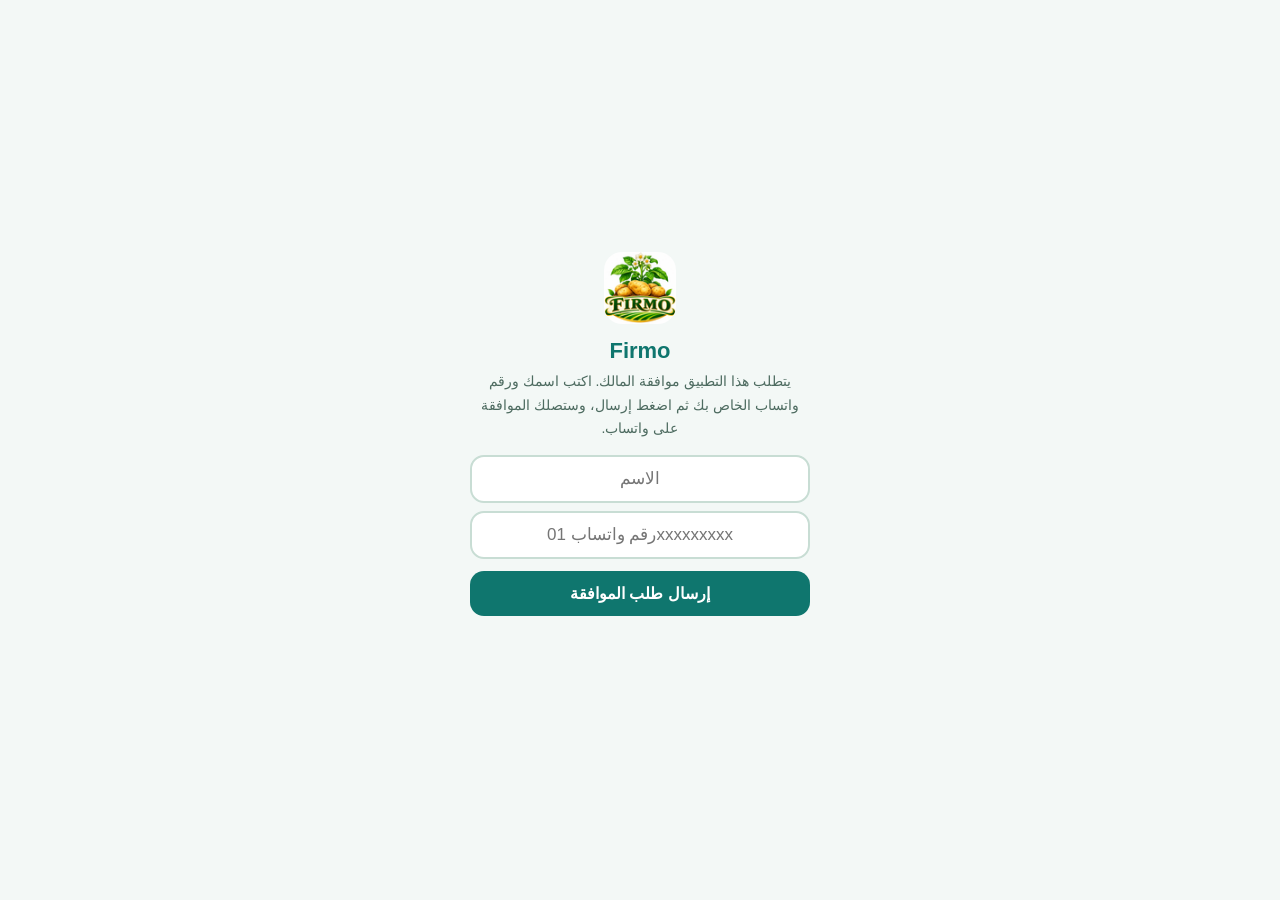
<file: index.html>
<!DOCTYPE html>
<html lang="ar" dir="rtl" data-theme="light">
<head>
<meta charset="utf-8">
<meta name="application-name" content="Firmo">
<meta name="viewport" content="width=device-width, initial-scale=1, viewport-fit=cover">
<title>Firmo</title>
<meta name="description" content="Firmo – أدوات زراعية: مساحة البيفوت، تجربة الري، فحص التقاوي، متابعة الإنبات، تجربة الحصاد، فحص البيفوت">
<link rel="manifest" href="manifest.webmanifest">
<meta name="theme-color" content="#0f766e">
<meta name="msapplication-TileColor" content="#0f766e">
<meta name="mobile-web-app-capable" content="yes">
<meta name="apple-mobile-web-app-capable" content="yes">
<meta name="apple-mobile-web-app-title" content="Firmo">
<meta name="apple-mobile-web-app-status-bar-style" content="default">
<link rel="icon" type="image/png" sizes="32x32" href="favicon-32.png">
<link rel="icon" type="image/png" sizes="64x64" href="favicon-64.png">
<link rel="apple-touch-icon" href="apple-touch-icon.png">
<link rel="stylesheet" href="app.css">
<link rel="stylesheet" href="polish.css">
</head>
<body>
<script src="gate.js"></script>
<header>
<b id="brand" style="cursor:pointer;display:flex;align-items:center;gap:6px" title="About Firmo">
<img src="img1.png" alt="Firmo" style="width:28px;height:28px;border-radius:6px;vertical-align:middle">
<span>Firmo</span>
</b><span id="tool"></span>
<button class="ib" id="ibtn" hidden aria-label="Install" title="Install">📲</button>
<button class="ib" id="cbtn" aria-label="Cloud" title="☁️">☁️<i class="dot"></i></button>
<button class="ib" id="tbtn" aria-label="Theme">🌙</button>
<button class="ib" id="mbtn" aria-label="Menu" title="Menu">⋯</button>
<span hidden><button id="bbtn" aria-label="Backup">💾</button><button id="lbtn" aria-label="Language">EN</button></span>
</header>
<div id="bstrow"></div>
<div id="views"></div>
<div id="menu"><div class="sh"><div class="grab"></div><div class="mt" data-fx="m_title"></div>
<button class="mi d1" id="mi-exp"><span class="ic">📤</span><span><span data-fx="m_exp"></span><small data-fx="m_exp2"></small></span></button>
<button class="mi d2" id="mi-imp"><span class="ic">📥</span><span><span data-fx="m_imp"></span><small data-fx="m_imp2"></small></span></button>
<button class="mi d3" id="mi-all"><span class="ic">💾</span><span><span data-fx="m_all"></span><small data-fx="m_all2"></small></span></button>
<button class="mi d4" id="mi-cloud"><span class="ic">☁️</span><span><span data-fx="m_cloud"></span><small data-fx="m_cloud2"></small></span></button>
<button class="mi d5" id="mi-order"><span class="ic">⇅</span><span><span data-fx="m_order"></span><small data-fx="m_order2"></small></span></button>
<button class="mi d1" id="mi-mapshare"><span class="ic">🗺️</span><span><span data-fx="m_mapshare"></span><small data-fx="m_mapshare2"></small></span></button>
<button class="mi d3" id="mi-lang"><span class="ic">🌐</span><span><b></b><small data-fx="m_lang2"></small></span></button>
<button class="mi d4" id="mi-inst"><span class="ic">📲</span><span><span data-fx="m_inst"></span><small data-fx="m_inst2"></small></span></button>
<button class="mi d5" id="mi-about"><span class="ic">ℹ️</span><span><span data-fx="m_about"></span><small data-fx="m_about2"></small></span></button>
<button class="hb" id="mi-close" style="width:100%;margin-top:6px" data-fx="m_close"></button>
</div></div>
<div id="cloud" class="ov"><div class="bx2">
<h2 data-fx="c_title"></h2><p data-fx="c_intro"></p>
<div class="st" id="c-status"></div>
<label data-fx="c_url"></label><input type="url" id="c-url" dir="ltr" placeholder="https://script.google.com/macros/s/.../exec" autocomplete="off">
<label data-fx="c_key"></label><input type="password" id="c-key" autocomplete="off">
<label class="chk"><input type="checkbox" id="c-auto"><span data-fx="c_auto"></span></label>
<div class="rw"><button class="hb pr" id="c-push" data-fx="c_push"></button><button class="hb" id="c-pull" data-fx="c_pull"></button></div>
<div class="rw"><button class="hb" id="c-save" data-fx="c_save"></button><button class="hb" id="c-close" data-fx="c_close"></button></div>
<div class="st" id="c-msg"></div>
<details><summary data-fx="c_how"></summary><ol data-fx="c_steps"></ol><pre id="c-gs"></pre><button class="hb" id="c-copy" style="width:100%;margin-top:8px" data-fx="c_copy"></button></details>
<details style="margin-top:10px"><summary data-fx="c_onedrive"></summary>
<p data-fx="c_onedrive_help" style="font-size:13px;line-height:1.7;margin:8px 0"></p>
<button class="hb pr" id="c-onedrive" style="width:100%;margin-top:6px" data-fx="c_onedrive_btn"></button>
</details>
</div></div>
<div id="mapshare" class="ov"><div class="bx2">
<h2 data-fx="ms_title"></h2>
<p data-fx="ms_intro" style="margin-bottom:8px"></p>
<div class="st" id="ms-status"></div>

<div style="margin-top:12px">
<div style="display:flex;align-items:center;gap:8px;margin-bottom:8px;font-weight:700;color:var(--g);font-size:14px">
<span data-fx="ms_copy_label"></span>
</div>
<pre id="ms-preview" style="background:var(--bg);border:1.5px solid var(--line);border-radius:14px;padding:12px;font-size:11.5px;direction:ltr;text-align:left;max-height:140px;overflow:auto;white-space:pre-wrap;color:var(--ink);margin:0"></pre>
<div class="rw" style="margin-top:10px;gap:8px">
<button class="hb pr" id="ms-copy" style="flex:1" data-fx="ms_copy"></button>
<button class="hb" id="ms-refresh" style="flex:1" data-fx="ms_refresh"></button>
</div>
</div>

<div style="margin-top:16px">
<div style="display:flex;align-items:center;gap:8px;margin-bottom:8px;font-weight:700;color:var(--g);font-size:14px">
<span data-fx="ms_paste_label"></span>
</div>
<textarea id="ms-ta" rows="5" dir="ltr" placeholder='{"app":"firmo"...}' style="width:100%;font:inherit;font-size:12.5px;padding:12px;border-radius:14px;border:1.5px solid var(--line);background:var(--bg);color:var(--ink);resize:vertical"></textarea>
<button class="hb pr" id="ms-paste" style="width:100%;margin-top:10px;padding:12px" data-fx="ms_restore_text"></button>
</div>

<div style="margin-top:14px;display:flex;flex-direction:column;gap:8px">
<button class="hb" id="ms-sharefile" style="width:100%;padding:12px" data-fx="ms_sharefile"></button>
<button class="hb" id="ms-importfile" style="width:100%;padding:12px" data-fx="ms_importfile"></button>
<button class="hb" id="ms-wa" style="width:100%;padding:12px;background:#25D366;color:#fff;border:0" data-fx="ms_wa"></button>
</div>

<input type="file" id="ms-file" accept=".json,application/json,text/plain,.txt" hidden>
<p data-fx="ms_hint" style="font-size:12.5px;color:var(--mut);margin-top:12px;line-height:1.6"></p>
<button class="hb" id="ms-close" style="width:100%;margin-top:12px" data-fx="m_close"></button>
</div></div>
<div id="toast" role="status"></div>
<input type="file" id="tf" accept=".json,application/json" hidden>
<div id="dlg"><div class="bx">
<h2 data-t="d_title"></h2>
<p id="info"></p>
<p id="inst" data-t="d_ios" hidden></p>
<div class="row">
<button class="hb" id="bx" data-t="d_save"></button>
<button class="hb" id="br" data-t="d_restore"></button>
<button class="hb" id="obtn" data-t="d_order"></button>
<input type="file" id="bf" accept=".json,application/json" hidden>
<button class="hb cl" id="bc" data-t="d_close"></button>
</div>
<div id="msg"></div>
</div></div>
<div id="ord"><div class="bx">
<h2 data-t="o_title"></h2><p data-t="o_hint"></p>
<div id="olist"></div>
<div style="display:flex;gap:8px;margin-top:12px"><button class="hb" id="oreset" data-t="o_reset" style="flex:1"></button><button class="hb" id="odone" data-t="o_done" style="flex:1"></button></div>
</div></div>
<div id="about" class="ov" style="z-index:14">
<div class="bx2" style="max-width:480px">
<div style="text-align:center;margin-bottom:14px">
<img id="about-logo" src="img2.webp" alt="Firmo" style="width:140px;height:auto;border-radius:16px;box-shadow:0 3px 12px rgba(0,0,0,.18)">
</div>
<h2 id="about-title" style="text-align:center;color:var(--g);margin:0 0 12px;font-size:18px;font-weight:800"></h2>
<div id="about-body" style="font-size:13.5px;line-height:1.8;color:var(--ink)"></div>
<button class="hb pr" id="about-close" style="margin-top:16px;width:100%" data-t="d_close"></button>
</div></div>
<nav id="tabs" role="tablist">
<button data-k="pivot" role="tab"><span class="i">📐</span><span class="nl" data-t="t_pivot"></span></button>
<button data-k="irrig" role="tab"><span class="i">💧</span><span class="nl" data-t="t_irrig"></span></button>
<button data-k="seed" role="tab"><span class="i">🥔</span><span class="nl" data-t="t_seed"></span></button>
<button data-k="sprout" role="tab"><span class="i">🌱</span><span class="nl" data-t="t_sprout"></span></button>
<button data-k="density" role="tab"><span class="i">📏</span><span class="nl" data-t="t_density"></span></button>
<button data-k="harvest" role="tab"><span class="i">🚜</span><span class="nl" data-t="t_harvest"></span></button>
<button data-k="inspect" role="tab"><span class="i">🔍</span><span class="nl" data-t="t_inspect"></span></button>
<button data-k="map" role="tab"><span class="i">🗺️</span><span class="nl" data-t="t_map"></span></button>
<button data-k="fert" role="tab"><span class="i">🧪</span><span class="nl" data-t="t_fert"></span></button>
</nav>
<footer id="cr"><a href="https://wa.me/qr/QIZ446FGUAGGD1?s=v" target="_blank" rel="noopener noreferrer">Designed by Mohamed Ibrahim (Firmino)</a></footer>
<script src="apps-init.js"></script>
<script src="tool-pivot.js"></script>
<script src="tool-irrig.js"></script>
<script src="tool-seed.js"></script>
<script src="tool-sprout.js"></script>
<script src="tool-harvest.js"></script>
<script src="tool-inspect.js"></script>
<script src="tool-map.js"></script>
<script src="tool-fert.js"></script>
<script src="tool-density.js"></script>
<script src="i18n.js"></script>
<script src="app.js"></script>
</body>
</html>
</file>
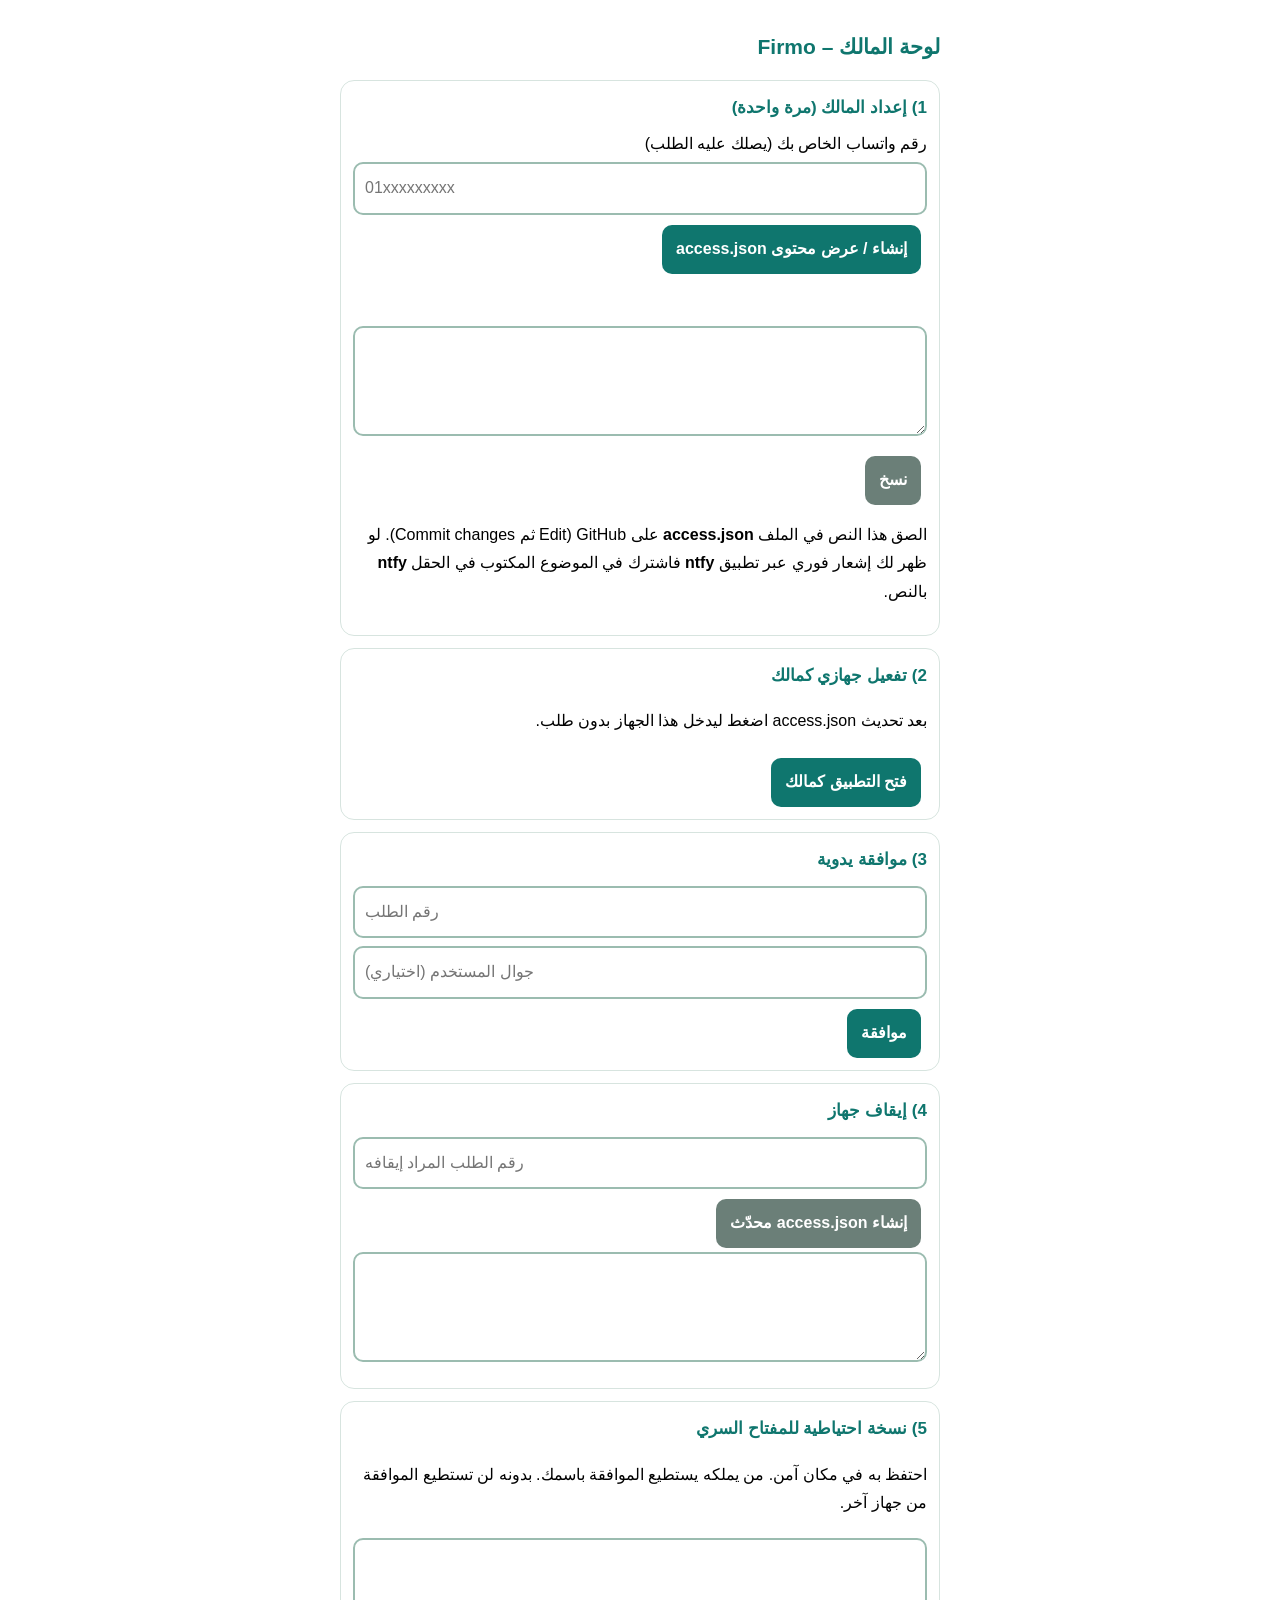
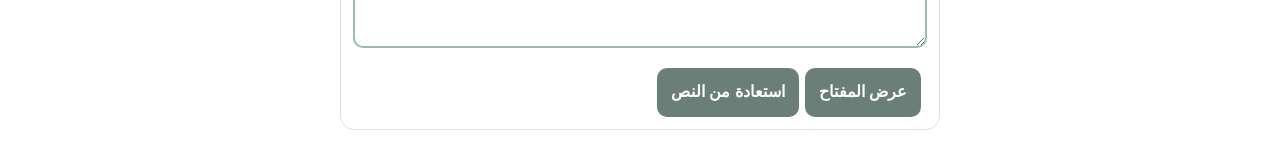
<file: owner.html>
<!DOCTYPE html>
<html lang="ar" dir="rtl"><head><meta charset="utf-8"><meta name="viewport" content="width=device-width,initial-scale=1">
<title>Firmo – لوحة المالك</title>
<style>:root{color-scheme:light dark}body{font-family:Tahoma,Arial,sans-serif;max-width:600px;margin:0 auto;padding:14px;line-height:1.8}h1{color:#0f766e;font-size:21px}h2{font-size:17px;margin:0 0 6px;color:#0f766e}
.c{border:1px solid #9bbcb066;border-radius:14px;padding:12px;margin:12px 0}input,textarea{width:100%;font:inherit;padding:10px;border:2px solid #9bbcb0;border-radius:10px;box-sizing:border-box;margin:4px 0}textarea{height:110px;font-size:12px;direction:ltr}
button{font:inherit;font-weight:700;padding:10px 14px;border:0;border-radius:10px;background:#0f766e;color:#fff;margin:6px 6px 0 0;cursor:pointer}button.s{background:#6b7f78}button.w{background:#16a34a}
.m{font-size:14px;color:#0f766e;font-weight:700;min-height:20px}:focus-visible{outline:3px solid #0f766e;outline-offset:2px}</style></head><body>
<script>window.FA_NOGATE=true</script><script src="gate.js"></script>
<h1>لوحة المالك – Firmo</h1>

<div class="c" id="ap" style="display:none"><h2>طلب موافقة جديد</h2>
<div>الاسم: <b id="an"></b></div><div>الجوال: <b id="ap2" dir="ltr"></b></div><div>رقم الطلب: <b id="ai" dir="ltr"></b></div>
<button id="ok" type="button">✅ موافقة</button><div id="ar" style="display:none"><p class="m">تمت الموافقة. أرسل الرابط للمستخدم:</p><textarea id="al" readonly></textarea>
<button class="w" id="aw" type="button">إرسال عبر واتساب</button><button class="s" id="ac" type="button">نسخ الرابط</button></div></div>

<div class="c"><h2>1) إعداد المالك (مرة واحدة)</h2>
<label>رقم واتساب الخاص بك (يصلك عليه الطلب)</label><input id="wa" type="tel" placeholder="01xxxxxxxxx">
<button id="kg" type="button">إنشاء / عرض محتوى access.json</button>
<p class="m" id="km"></p><textarea id="kt" readonly></textarea><button class="s" id="kc" type="button">نسخ</button>
<p>الصق هذا النص في الملف <b>access.json</b> على GitHub (Edit ثم Commit changes). لو ظهر لك إشعار فوري عبر تطبيق <b>ntfy</b> فاشترك في الموضوع المكتوب في الحقل <b>ntfy</b> بالنص.</p></div>

<div class="c"><h2>2) تفعيل جهازي كمالك</h2><p>بعد تحديث access.json اضغط ليدخل هذا الجهاز بدون طلب.</p><button id="me" type="button">فتح التطبيق كمالك</button></div>

<div class="c"><h2>3) موافقة يدوية</h2><input id="mi" placeholder="رقم الطلب" dir="ltr"><input id="mp" type="tel" placeholder="جوال المستخدم (اختياري)"><button id="mb" type="button">موافقة</button></div>

<div class="c"><h2>4) إيقاف جهاز</h2><input id="ri" placeholder="رقم الطلب المراد إيقافه" dir="ltr"><button class="s" id="rb" type="button">إنشاء access.json محدّث</button><textarea id="rt" readonly></textarea></div>

<div class="c"><h2>5) نسخة احتياطية للمفتاح السري</h2><p>احتفظ به في مكان آمن. من يملكه يستطيع الموافقة باسمك. بدونه لن تستطيع الموافقة من جهاز آخر.</p>
<textarea id="bk"></textarea><button class="s" id="bs" type="button">عرض المفتاح</button><button class="s" id="br" type="button">استعادة من النص</button></div>

<script>const $=id=>document.getElementById(id),PK='firmo_owner_priv',E={name:'ECDSA',namedCurve:'P-256'};
const priv=()=>{try{return JSON.parse(localStorage.getItem(PK)||'null')}catch(e){return null}};
const base=()=>location.href.split('#')[0].replace(/[^/]*$/,'');
async function ensureKey(){let k=priv();if(k)return k;const p=await crypto.subtle.generateKey(E,true,['sign','verify']);k=await crypto.subtle.exportKey('jwk',p.privateKey);localStorage.setItem(PK,JSON.stringify(k));return k}
async function sign(id){const k=await crypto.subtle.importKey('jwk',priv(),E,false,['sign']);return FA.b64(new Uint8Array(await crypto.subtle.sign({name:'ECDSA',hash:'SHA-256'},k,new TextEncoder().encode(id))))}
const copy=async t=>{try{await navigator.clipboard.writeText(t)}catch(e){}};
$('kg').onclick=async()=>{const w=FA.norm($('wa').value);if(w.length<9){$('km').textContent='اكتب رقم واتساب صحيحًا';return}
 const k=await ensureKey(),old=localStorage.getItem('firmo_topic')||'firmo-'+FA.rnd(8);localStorage.setItem('firmo_topic',old);
 $('kt').value=JSON.stringify({pub:{kty:'EC',crv:'P-256',x:k.x,y:k.y},wa:w,ntfy:old,revoked:[]},null,1);$('km').textContent='جاهز: الصقه في access.json'};
$('kc').onclick=()=>{$('kt').select();copy($('kt').value)};
$('me').onclick=async()=>{if(!priv()){alert('أنشئ المفاتيح أولًا (الخطوة 1)');return}const id=FA.devId();localStorage.setItem('firmo_access',JSON.stringify({id,token:await sign(id)}));location.href='index.html'};
let cur=null;
async function showApprove(id,n,p){if(!priv()){alert('أنشئ المفاتيح أولًا (الخطوة 1) على هذا الجهاز');return}cur={id,n,p};$('ap').style.display='';$('an').textContent=n||'—';$('ap2').textContent=p||'—';$('ai').textContent=id}
$('ok').onclick=async()=>{const t=await sign(cur.id),link=base()+'index.html#ok='+t+'&id='+cur.id;$('al').value=link;$('ar').style.display='';cur.link=link};
$('aw').onclick=()=>{const ph=FA.norm(cur.p||'');window.open('https://wa.me/'+ph+'?text='+encodeURIComponent('تمت الموافقة على استخدامك Firmo. افتح الرابط للدخول:\n'+cur.link),'_blank')};
$('ac').onclick=()=>{$('al').select();copy($('al').value)};
$('mb').onclick=()=>{const i=$('mi').value.trim();if(!/^\w{8,}$/.test(i)){alert('رقم الطلب غير صحيح');return}showApprove(i,'',$('mp').value)};
$('rb').onclick=async()=>{const i=$('ri').value.trim();if(!i)return;let c={};try{c=await (await fetch('access.json?t='+Date.now(),{cache:'no-store'})).json()}catch(e){alert('تعذر قراءة access.json');return}
 c.revoked=[...new Set([...(c.revoked||[]),i])];$('rt').value=JSON.stringify(c,null,1)};
$('bs').onclick=()=>{$('bk').value=localStorage.getItem(PK)||'لا يوجد مفتاح بعد'};
$('br').onclick=()=>{try{const k=JSON.parse($('bk').value);if(!k.d||!k.x)throw 0;localStorage.setItem(PK,JSON.stringify(k));alert('تمت الاستعادة')}catch(e){alert('النص غير صحيح')}};
(function(){const m=location.hash.match(/req=(\w+)/);if(m){const n=(location.hash.match(/[#&]n=([^&]*)/)||[])[1],p=(location.hash.match(/[#&]p=([^&]*)/)||[])[1];
 showApprove(m[1],n?decodeURIComponent(n):'',p?decodeURIComponent(p):'')}})();</script></body></html>
</file>
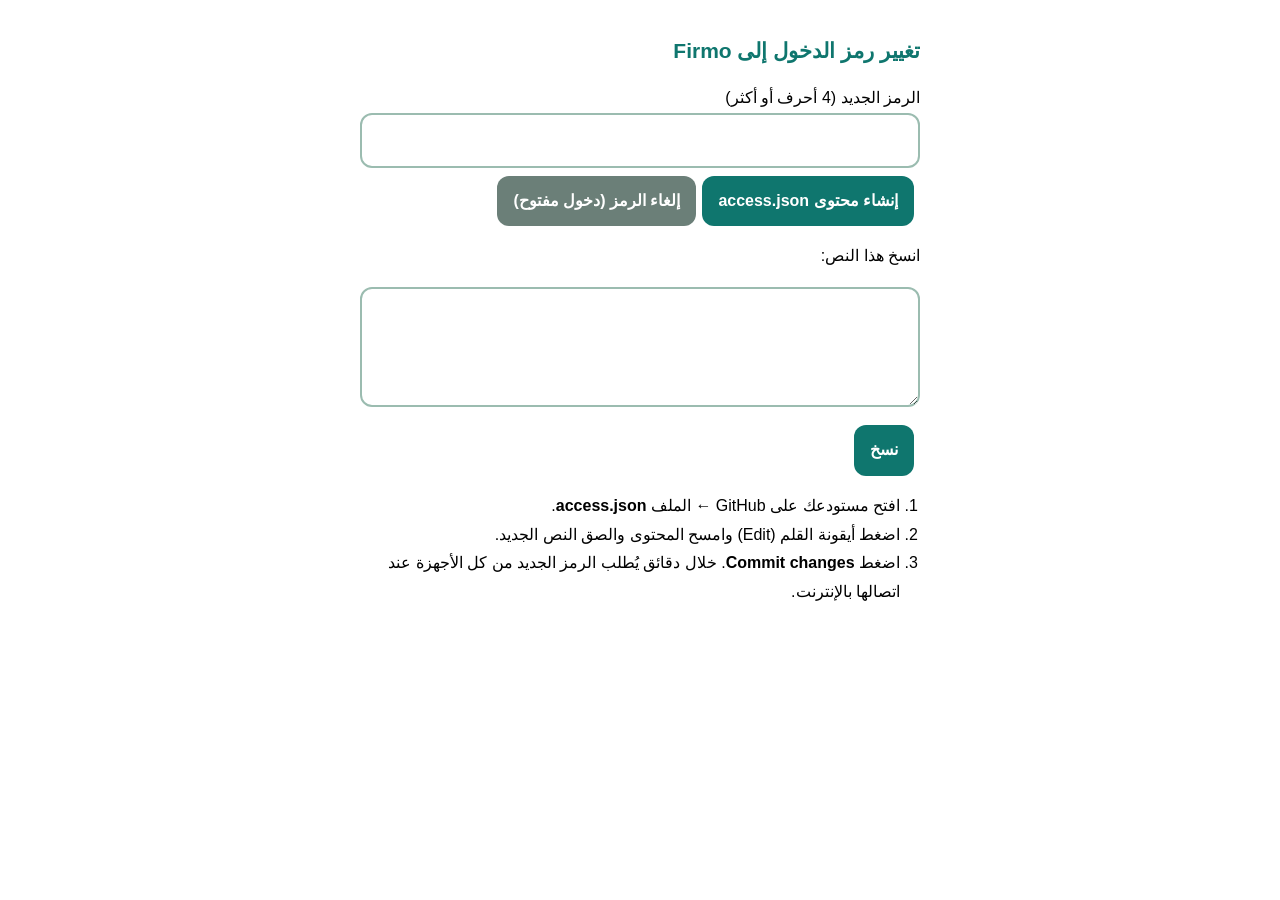
<file: set-code.html>
<!DOCTYPE html>
<html lang="ar" dir="rtl"><head><meta charset="utf-8"><meta name="viewport" content="width=device-width,initial-scale=1">
<title>Firmo – تغيير رمز الدخول</title>
<style>:root{color-scheme:light dark}body{font-family:Tahoma,Arial,sans-serif;max-width:560px;margin:0 auto;padding:18px;line-height:1.8}h1{color:#0f766e;font-size:21px}
input,textarea{width:100%;font:inherit;padding:11px;border:2px solid #9bbcb0;border-radius:12px;box-sizing:border-box;direction:ltr}textarea{height:120px;font-size:13px}
button{font:inherit;font-weight:700;padding:11px 16px;border:0;border-radius:12px;background:#0f766e;color:#fff;margin:8px 6px 0 0;cursor:pointer}button.s{background:#6b7f78}
ol{padding-inline-start:20px}:focus-visible{outline:3px solid #0f766e;outline-offset:2px}</style></head><body>
<script>window.FA_NOGATE=true</script><script src="gate.js"></script>
<h1>تغيير رمز الدخول إلى Firmo</h1>
<label for="c">الرمز الجديد (4 أحرف أو أكثر)</label><input id="c" autocomplete="off" spellcheck="false">
<button id="g" type="button">إنشاء محتوى access.json</button><button class="s" id="o" type="button">إلغاء الرمز (دخول مفتوح)</button>
<p>انسخ هذا النص:</p><textarea id="t" readonly></textarea><button id="cp" type="button">نسخ</button>
<ol><li>افتح مستودعك على GitHub ← الملف <b>access.json</b>.</li><li>اضغط أيقونة القلم (Edit) وامسح المحتوى والصق النص الجديد.</li><li>اضغط <b>Commit changes</b>. خلال دقائق يُطلب الرمز الجديد من كل الأجهزة عند اتصالها بالإنترنت.</li></ol>
<script>const $=id=>document.getElementById(id);
function out(h,s){$('t').value=JSON.stringify({salt:s,hash:h},null,1)}
$('g').onclick=()=>{const c=$('c').value.trim();if(c.length<4){alert('الرمز قصير: 4 أحرف على الأقل');return}
 const a=new Uint8Array(12);crypto.getRandomValues(a);const s=[...a].map(x=>x.toString(16).padStart(2,'0')).join('');out(FA.mk(c,s),s)};
$('o').onclick=()=>{$('t').value=JSON.stringify({salt:'',hash:''},null,1)};
$('cp').onclick=async()=>{try{await navigator.clipboard.writeText($('t').value)}catch(e){$('t').select();document.execCommand('copy')}};</script></body></html>
</file>
<file: app.css>
:root{--bg:#f3f5ee;--bar:#fff;--ink:#1d2a1a;--mut:#667262;--line:#d9dfd0;--g:#2f6b2f;--g2:#e4efd9;--dan:#b3402a;color-scheme:light}:root[data-theme="dark"]{--bg:#161b14;--bar:#202719;--ink:#eef2e8;--mut:#9aa693;--line:#35402e;--g:#6fbf62;--g2:#2a3622;--dan:#ff9a82;color-scheme:dark}*{box-sizing:border-box;-webkit-tap-highlight-color:transparent}html,body{height:100%;margin:0}body{display:flex;flex-direction:column;background:var(--bg);color:var(--ink);font-family:Tahoma,"Segoe UI",Arial,sans-serif}#views{flex:1;position:relative;min-height:0}iframe{position:absolute;inset:0;width:100%;height:100%;border:0;background:var(--bg);display:none;z-index:0}iframe.on{display:block;z-index:1}header{display:flex;align-items:center;gap:6px;background:var(--bar);border-bottom:1px solid var(--line);padding:calc(6px + env(safe-area-inset-top,0px)) 10px 6px;min-height:46px}header b{color:var(--g);font-size:15px;white-space:nowrap}#tool{flex:1;min-width:0;color:var(--mut);font-size:13px;white-space:nowrap;overflow:hidden;text-overflow:ellipsis}#tool::before{content:"· ";}.ib{border:1px solid var(--line);background:var(--g2);color:var(--g);font:inherit;font-size:15px;font-weight:700;border-radius:10px;min-width:38px;height:36px;padding:0 8px;cursor:pointer;line-height:1}.ib:focus-visible,nav button:focus-visible,.hb:focus-visible{outline:2px solid var(--g);outline-offset:1px}#bstrow{display:none;background:var(--g2);color:var(--ink);font-size:12px;padding:5px 12px;border-bottom:1px solid var(--line)}#bstrow.warn{color:var(--dan);font-weight:700}nav{display:flex;background:var(--bar);border-top:1px solid var(--line)}footer#cr{background:var(--bar);text-align:center;font-size:10.5px;line-height:1.2;padding:3px 8px calc(4px + env(safe-area-inset-bottom,0px));color:var(--mut)}footer#cr a{color:var(--mut);text-decoration:none;direction:ltr;unicode-bidi:isolate}footer#cr a:hover,footer#cr a:focus-visible{color:var(--g);text-decoration:underline}nav button{flex:1 1 0;min-width:0;border:0;background:none;color:var(--mut);font:inherit;font-size:8.5px;padding:5px 1px 4px;cursor:pointer;display:flex;flex-direction:column;align-items:center;gap:1px;border-top:2px solid transparent}nav button .i{font-size:17px;line-height:1}nav button .nl{max-width:100%;overflow:hidden;line-height:1.15;text-align:center;display:-webkit-box;-webkit-line-clamp:2;-webkit-box-orient:vertical;word-break:break-word}nav button.on{color:var(--g);background:var(--g2);border-top-color:var(--g);font-weight:700}@media(min-width:720px){header{order:-3}#bstrow{order:-2}nav{order:-1;border-top:0;border-bottom:1px solid var(--line)}nav button{flex-direction:row;justify-content:center;gap:8px;font-size:15px;padding:12px;border-top:0;border-bottom:3px solid transparent}nav button.on{border-bottom-color:var(--g)}}.hb{border:1px solid var(--line);background:var(--g2);color:var(--g);font:inherit;font-size:14px;font-weight:700;border-radius:10px;padding:11px;cursor:pointer;text-align:center}#ord{position:fixed;inset:0;background:rgba(0,0,0,.55);display:none;align-items:center;justify-content:center;padding:16px;z-index:11}#ord.on{display:flex}#ord .bx{background:var(--bar);color:var(--ink);border-radius:14px;padding:14px;width:100%;max-width:420px;max-height:88vh;overflow:auto;border:1px solid var(--line)}#ord h2{margin:0 0 6px;font-size:17px;color:var(--g)}#ord p{margin:4px 0 10px;font-size:12.5px;color:var(--mut);line-height:1.6}.or{display:flex;align-items:center;gap:8px;padding:7px 4px;border-top:1px solid var(--line)}.or .n{flex:1;font-size:14px;font-weight:700}.or button{border:1px solid var(--line);background:var(--g2);color:var(--g);border-radius:8px;width:42px;height:38px;font-size:16px;cursor:pointer}.or button:disabled{opacity:.3;cursor:default}#dlg{position:fixed;inset:0;background:rgba(0,0,0,.55);display:none;align-items:center;justify-content:center;padding:16px;z-index:9}#dlg.on{display:flex}#dlg .bx{background:var(--bar);color:var(--ink);border-radius:14px;padding:16px;width:100%;max-width:420px;max-height:90vh;overflow:auto;border:1px solid var(--line)}#dlg h2{margin:0 0 8px;font-size:17px;color:var(--g)}#dlg p{margin:6px 0;font-size:13px;color:var(--mut);line-height:1.7}#dlg .row{display:flex;flex-direction:column;gap:8px;margin:12px 0}#dlg .cl{background:none;color:var(--mut)}#msg{font-size:13px;min-height:18px;color:var(--g);font-weight:700}:root{--bg:#f3f8f6;--bar:rgba(255,255,255,.97);--ink:#0b1c16;--mut:#4d6b60;--line:#c8ddd4;--g:#0f766e;--g2:#ccfbf1;--dan:#b91c1c;--grad:linear-gradient(135deg,#0f766e 0%,#0d9488 40%,#16a34a 100%);--glow:0 10px 32px rgba(15,118,110,.15);--radius:20px;--radius-sm:12px;--shadow:0 6px 24px rgba(12,50,40,.07);}:root[data-theme="dark"]{--bg:#06110e;--bar:rgba(12,24,20,.97);--ink:#e6f4ee;--mut:#7da396;--line:#17332b;--g:#2dd4bf;--g2:#0d2923;--dan:#f87171;--grad:linear-gradient(135deg,#0f766e 0%,#0d9488 45%,#15803d 100%);--glow:0 10px 32px rgba(0,0,0,.5);--shadow:0 6px 28px rgba(0,0,0,.4);}body{background:radial-gradient(780px 380px at 110% -12%,rgba(20,184,166,.16),transparent 58%),radial-gradient(640px 360px at -15% 6%,rgba(132,204,22,.12),transparent 58%),var(--bg);font-family:"Segoe UI","Noto Sans Arabic","Cairo",system-ui,Tahoma,Arial,sans-serif;-webkit-font-smoothing:antialiased;}iframe{background:transparent}iframe.on{animation:fxIn .32s cubic-bezier(.2,.8,.2,1)}@keyframes fxIn{from{opacity:0;transform:translateY(8px)}to{opacity:1;transform:none}}header{background:var(--grad);color:#fff;border:0;border-radius:0 0 22px 22px;box-shadow:0 10px 28px rgba(13,100,50,.28);position:relative;z-index:6;padding:calc(10px + env(safe-area-inset-top,0px)) 14px 14px;gap:8px;min-height:58px;}header::after{content:"";position:absolute;inset:0;border-radius:inherit;background:radial-gradient(280px 130px at 88% -25%,rgba(255,255,255,.22),transparent 68%);pointer-events:none;}header b{color:#fff;font-size:18px;font-weight:800;letter-spacing:.3px}header b img{background:#fff;border-radius:50%!important;padding:2px;box-shadow:0 2px 10px rgba(0,0,0,.2)}#tool{color:#fff;opacity:.94;font-size:13.5px;font-weight:650;letter-spacing:.2px}#tool::before{content:""}.ib{position:relative;background:rgba(255,255,255,.16);border:1px solid rgba(255,255,255,.28);color:#fff;border-radius:14px;min-width:42px;height:42px;font-size:17px;backdrop-filter:blur(8px);transition:transform .14s,background .2s,box-shadow .2s;}.ib:hover{background:rgba(255,255,255,.26);box-shadow:0 2px 10px rgba(0,0,0,.12)}.ib:active{transform:scale(.92)}.ib:focus-visible{outline:2px solid #fff;outline-offset:2px}#cbtn .dot{position:absolute;top:5px;inset-inline-end:5px;width:10px;height:10px;border-radius:50%;background:#9ca3af;border:2px solid #14633a}#cbtn.ok .dot{background:#4ade80;box-shadow:0 0 8px #4ade80}#cbtn.warn .dot{background:#fbbf24;animation:pulse 1.4s infinite}#cbtn.err .dot{background:#f87171}#cbtn.busy .dot{background:#38bdf8;animation:pulse .7s infinite}@keyframes pulse{50%{transform:scale(1.45);opacity:.65}}#bstrow{margin:8px 12px 0;border-radius:12px;border:1px solid var(--line);background:var(--g2);font-size:12px;padding:6px 12px}nav{margin:8px 10px 4px;padding:5px;gap:3px;background:var(--bar);backdrop-filter:blur(18px);border:1px solid var(--line);border-radius:22px;box-shadow:var(--glow);overflow-x:auto;overflow-y:hidden;scrollbar-width:none;scroll-snap-type:x proximity;position:relative;z-index:5;}nav::-webkit-scrollbar{display:none}nav button{flex:0 0 auto;min-width:64px;border-radius:16px;border-top:0;padding:7px 5px 6px;font-size:10px;scroll-snap-align:center;transition:background .22s,color .22s,transform .2s,box-shadow .22s;}nav button .i{font-size:20px;transition:transform .28s cubic-bezier(.3,1.5,.5,1)}nav button.on{background:var(--grad);color:#fff;border-top:0;box-shadow:0 6px 16px rgba(22,163,74,.32);}nav button.on .i{transform:translateY(-1px) scale(1.12)}footer#cr{background:transparent;padding-top:4px;font-size:11px}.hb{border-radius:14px;transition:transform .12s,background .2s,box-shadow .2s}.hb:active{transform:scale(.96)}#dlg .bx,#ord .bx,.ov .bx2{border-radius:22px;box-shadow:0 20px 50px rgba(0,0,0,.32);animation:pop .26s cubic-bezier(.2,.9,.3,1.15);border:1px solid var(--line);}@keyframes pop{from{opacity:0;transform:scale(.94) translateY(8px)}to{opacity:1;transform:none}}#dlg,#ord,.ov{backdrop-filter:blur(6px)}.ov{position:fixed;inset:0;background:rgba(0,0,0,.5);display:none;align-items:center;justify-content:center;padding:16px;z-index:13}.ov.on{display:flex}.ov .bx2{background:var(--bar);color:var(--ink);width:100%;max-width:440px;max-height:92vh;overflow:auto;padding:18px}.ov h2{margin:0 0 8px;font-size:18px;color:var(--g);font-weight:800}.ov p,.ov li{font-size:13.5px;color:var(--mut);line-height:1.75;margin:4px 0}.ov label{display:block;font-size:12.5px;color:var(--mut);margin:12px 0 4px;font-weight:600}.ov input[type=text],.ov input[type=url],.ov input[type=password]{width:100%;font:inherit;padding:11px 13px;border-radius:12px;border:1.5px solid var(--line);background:var(--bg);color:var(--ink);transition:border-color .2s,box-shadow .2s;}.ov input:focus{outline:0;border-color:var(--g);box-shadow:0 0 0 4px rgba(22,163,74,.16)}.ov .rw{display:flex;gap:8px;flex-wrap:wrap;margin-top:14px}.ov .rw .hb{flex:1;min-width:120px}.ov .hb.pr{background:var(--grad);color:#fff;border:0;box-shadow:0 6px 16px rgba(22,163,74,.28)}.ov pre{background:var(--bg);border:1px dashed var(--line);border-radius:12px;padding:12px;font-size:11.5px;direction:ltr;text-align:left;max-height:190px;overflow:auto;white-space:pre;color:var(--ink)}.ov details{margin-top:14px;border:1px solid var(--line);border-radius:14px;padding:10px 14px;background:var(--g2)}.ov summary{cursor:pointer;font-weight:700;color:var(--g);font-size:14px}.ov .chk{display:flex;align-items:center;gap:10px;margin-top:12px;font-size:13.5px;color:var(--ink)}.ov .st{font-weight:700;color:var(--g);font-size:13px;margin:8px 0;min-height:18px}#menu{position:fixed;inset:0;background:rgba(0,0,0,.42);display:none;align-items:flex-end;justify-content:center;z-index:12;backdrop-filter:blur(5px)}#menu.on{display:flex}#menu .sh{width:100%;max-width:480px;background:var(--bar);color:var(--ink);border-radius:26px 26px 0 0;padding:10px 16px calc(16px + env(safe-area-inset-bottom,0px));box-shadow:0 -14px 40px rgba(0,0,0,.25);animation:sheet .28s cubic-bezier(.2,.9,.3,1);max-height:88vh;overflow:auto;}@keyframes sheet{from{transform:translateY(50%);opacity:0}to{transform:none;opacity:1}}.grab{width:40px;height:4px;border-radius:8px;background:var(--line);margin:2px auto 10px}.mt{font-size:12px;color:var(--mut);padding:2px 8px 8px;font-weight:600;letter-spacing:.3px}.mi{display:flex;align-items:center;gap:12px;width:100%;border:0;background:none;color:var(--ink);font:inherit;font-size:15px;font-weight:650;padding:10px 8px;border-radius:14px;cursor:pointer;text-align:start;transition:background .15s;}.mi:hover,.mi:active{background:var(--g2)}.mi .ic{width:42px;height:42px;border-radius:12px;display:grid;place-items:center;font-size:18px;background:var(--g2);flex:none;}.mi small{display:block;color:var(--mut);font-weight:400;font-size:11.5px;margin-top:2px}.mi.d1 .ic{background:#dcfce7}.mi.d2 .ic{background:#cffafe}.mi.d3 .ic{background:#fef3c7}.mi.d4 .ic{background:#ede9fe}.mi.d5 .ic{background:#ffe4e6}:root[data-theme="dark"] .mi .ic{background:#1a3228!important}#toast{position:fixed;left:50%;bottom:calc(100px + env(safe-area-inset-bottom,0px));transform:translate(-50%,16px);background:#0f2418;color:#fff;padding:11px 20px;border-radius:999px;font-size:13.5px;font-weight:700;box-shadow:0 10px 28px rgba(0,0,0,.32);opacity:0;pointer-events:none;transition:.28s;z-index:20;max-width:90vw;text-align:center;}#toast.on{opacity:1;transform:translate(-50%,0)}#ord .bx{background:var(--bar)}@media(min-width:720px){header{border-radius:0 0 26px 26px}nav{border-radius:18px;margin:10px 16px;padding:6px}nav button{min-width:auto;flex:1;font-size:12.5px;padding:9px 4px}nav button .i{font-size:19px}}@media (prefers-reduced-motion:reduce){*{animation:none!important;transition:none!important}}#bstrow{margin:6px 12px 0;padding:5px 12px;font-size:11.5px;border-radius:10px}#views{overflow:hidden}iframe{display:block;visibility:hidden;opacity:0;pointer-events:none;z-index:0;background:var(--bg);animation:none}iframe.on{visibility:visible;opacity:1;pointer-events:auto;z-index:1;animation:none}nav{overflow:hidden;gap:2px}nav button{flex:1 1 0;min-width:0;padding:6px 0 5px;font-size:9.5px;border-radius:14px}nav button .i{font-size:18px}nav button.on .i{transform:none}nav button .nl{line-height:1.15}@media(min-width:720px){nav button{font-size:13px;padding:10px 4px}nav button .i{font-size:20px}}
</file>
<file: polish.css>
/* Firmo – طبقة التحسين: وصولية، حركة، طباعة، أهداف لمس مريحة */
html{-webkit-text-size-adjust:100%;scroll-behavior:smooth}
:focus-visible{outline:2px solid var(--g);outline-offset:2px;border-radius:6px}
.ib,.hb{min-height:40px;transition:background-color .15s,transform .1s}
.ib:active,.hb:active,nav button:active{transform:scale(.96)}
input,textarea,select{font-size:16px}
::selection{background:var(--g2);color:var(--ink)}
@media (prefers-reduced-motion:reduce){*,*::before,*::after{animation-duration:.01ms!important;animation-iteration-count:1!important;transition-duration:.01ms!important;scroll-behavior:auto!important}}
@media print{header,nav,footer#cr,#bstrow,#menu,#toast{display:none!important}#views{position:static}iframe.on{position:static;height:auto;min-height:100vh}}
</file>
